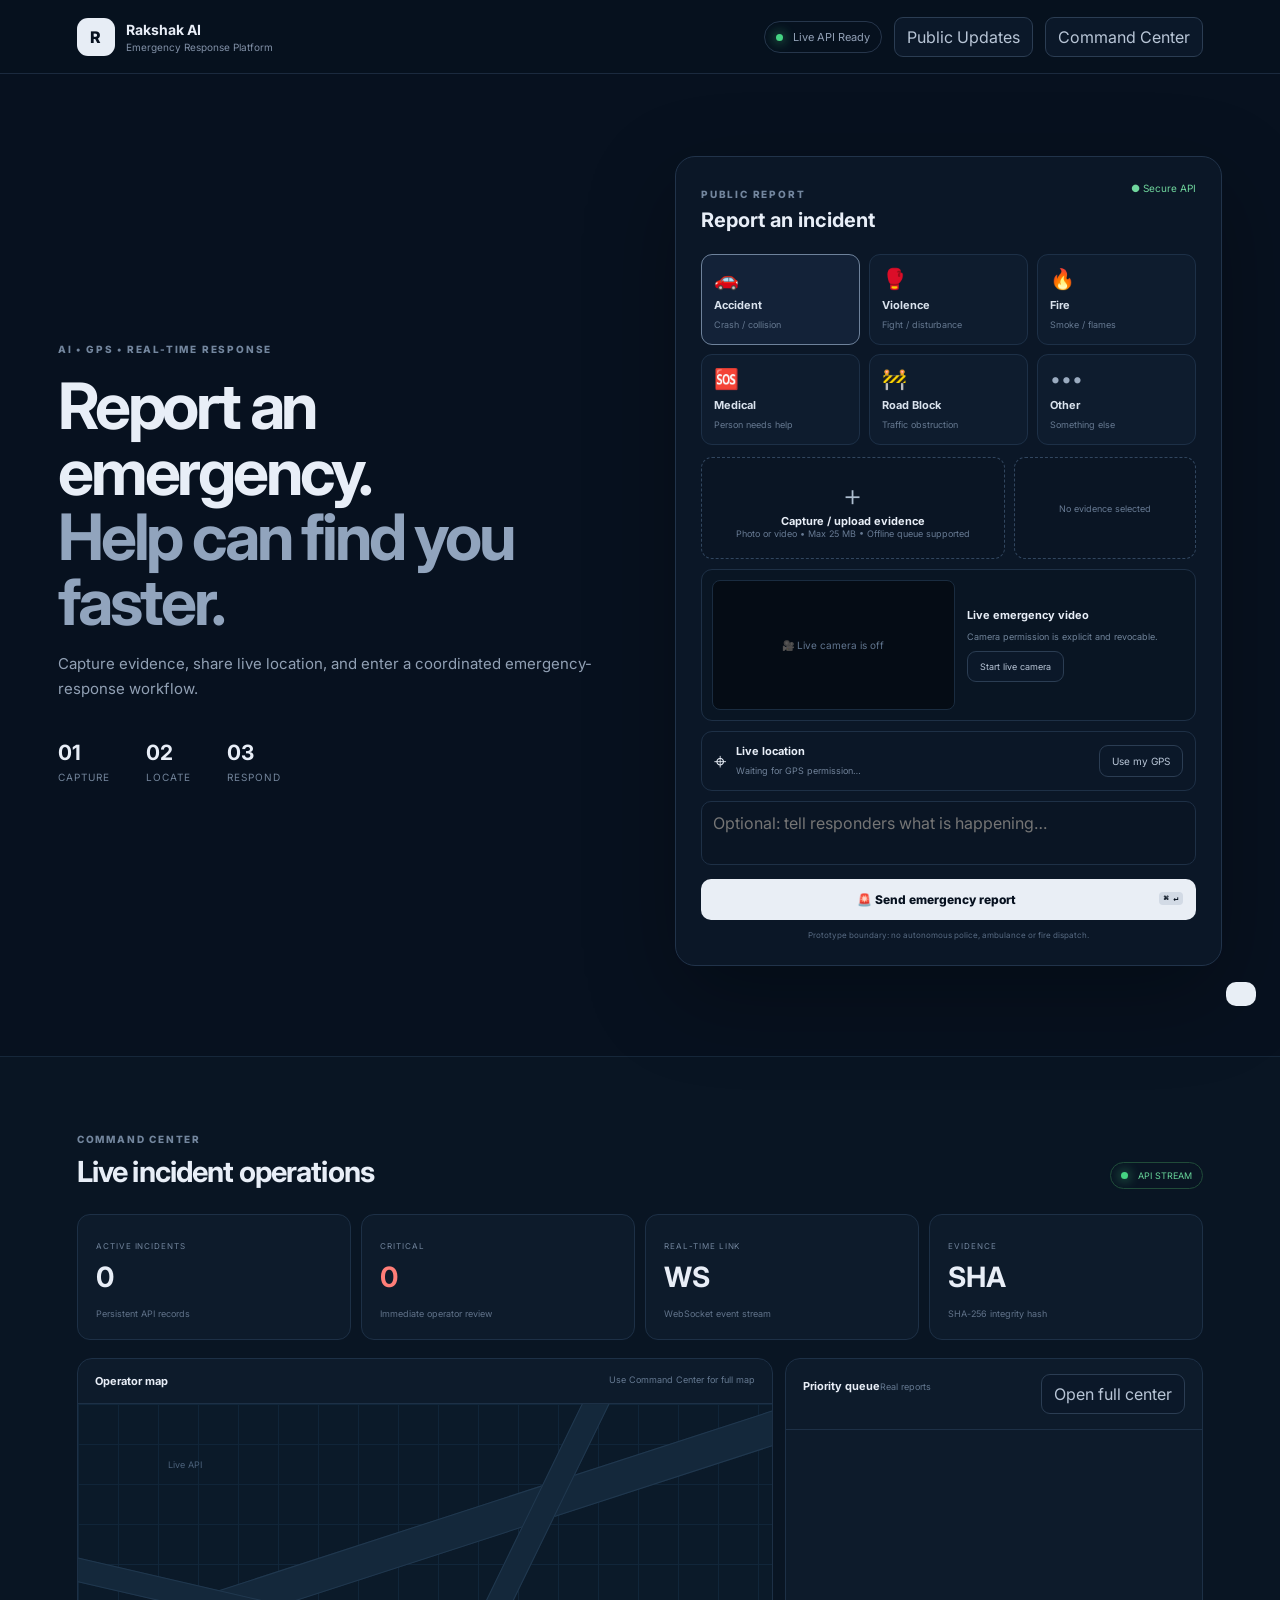
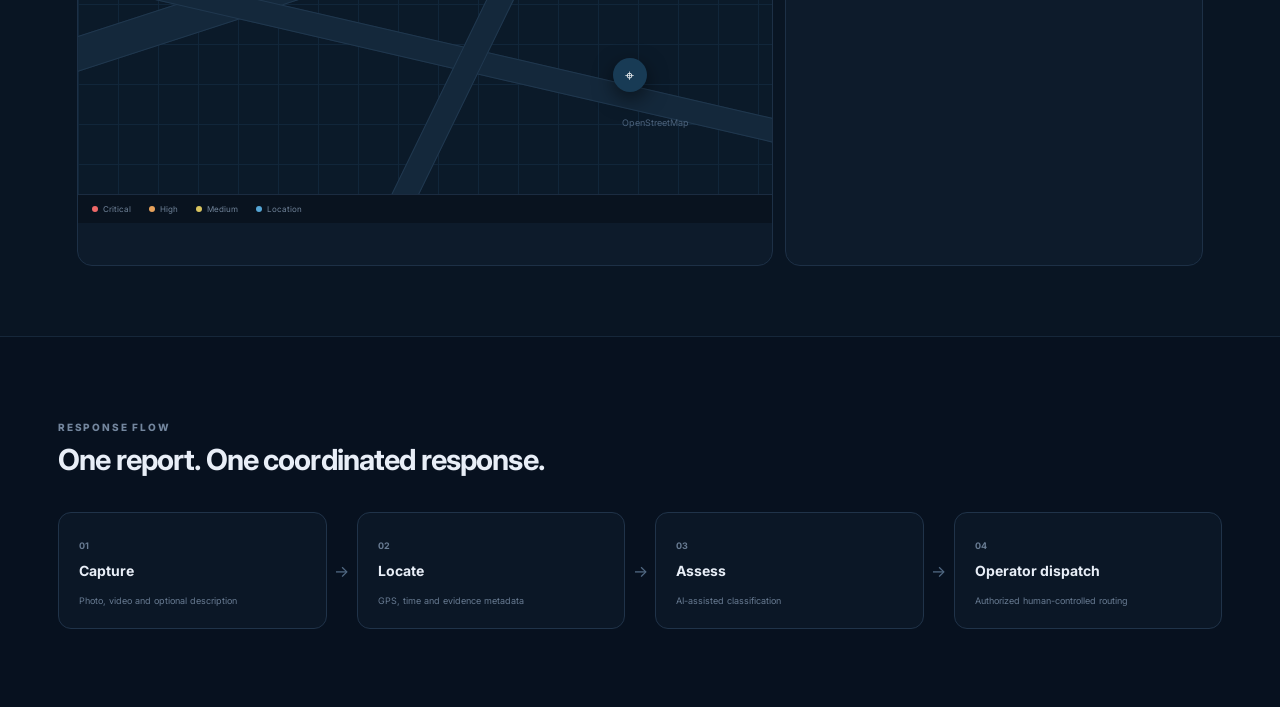
<file: index.html>
<!doctype html>
<html lang="en">
<head><meta charset="UTF-8"><meta name="viewport" content="width=device-width,initial-scale=1.0"><meta name="theme-color" content="#07111f"><title>Rakshak AI — Emergency Response</title><link rel="preconnect" href="https://fonts.googleapis.com"><link rel="preconnect" href="https://fonts.gstatic.com" crossorigin><link href="https://fonts.googleapis.com/css2?family=Inter:wght@400;500;600;700;800&display=swap" rel="stylesheet"><link rel="stylesheet" href="styles.css"></head>
<body><header class="topbar"><div class="brand"><span class="brand-mark">R</span><div><strong>Rakshak AI</strong><small>Emergency Response Platform</small></div></div><div class="top-actions"><span class="system-pill"><i></i> Live API Ready</span><a class="ghost-btn" href="public-dashboard.html">Public Updates</a><a class="ghost-btn" href="command-center.html">Command Center</a></div></header>
<main><section class="hero"><div class="hero-copy"><span class="eyebrow">AI • GPS • REAL-TIME RESPONSE</span><h1>Report an emergency.<br><em>Help can find you faster.</em></h1><p>Capture evidence, share live location, and enter a coordinated emergency-response workflow.</p><div class="hero-stats"><div><strong>01</strong><span>Capture</span></div><div><strong>02</strong><span>Locate</span></div><div><strong>03</strong><span>Respond</span></div></div></div>
<div class="report-card" id="reportCard"><div class="card-head"><div><span class="section-kicker">PUBLIC REPORT</span><h2>Report an incident</h2></div><span class="secure">● Secure API</span></div><div class="incident-grid" id="incidentTypes"><button class="incident active" data-type="Accident"><span>🚗</span><b>Accident</b><small>Crash / collision</small></button><button class="incident" data-type="Violence"><span>🥊</span><b>Violence</b><small>Fight / disturbance</small></button><button class="incident" data-type="Fire"><span>🔥</span><b>Fire</b><small>Smoke / flames</small></button><button class="incident" data-type="Medical Emergency"><span>🆘</span><b>Medical</b><small>Person needs help</small></button><button class="incident" data-type="Road Blockage"><span>🚧</span><b>Road Block</b><small>Traffic obstruction</small></button><button class="incident" data-type="Other"><span>•••</span><b>Other</b><small>Something else</small></button></div><div class="capture-row"><label class="capture-box" for="evidenceInput"><input id="evidenceInput" type="file" accept="image/*,video/*" capture="environment"><span class="capture-icon">＋</span><b>Capture / upload evidence</b><small>Photo or video • Max 25 MB • Offline queue supported</small></label><div class="preview" id="preview"><span>No evidence selected</span></div></div><div class="live-row"><div class="live-camera" id="liveCamera"><video id="cameraPreview" autoplay muted playsinline></video><div class="camera-placeholder" id="cameraPlaceholder">🎥 Live camera is off</div><span class="recording-dot" id="recordingDot">● LIVE</span></div><div class="live-copy"><b>Live emergency video</b><span>Camera permission is explicit and revocable.</span><button class="small-btn" id="cameraBtn">Start live camera</button><button class="small-btn stop" id="cameraStop" hidden>Stop camera</button></div></div><div class="location-row"><div class="location-icon">⌖</div><div class="location-copy"><b>Live location</b><span id="locationText">Waiting for GPS permission…</span></div><button class="small-btn" id="locateBtn">Use my GPS</button></div><textarea id="description" rows="2" placeholder="Optional: tell responders what is happening…"></textarea><button class="send-btn" id="sendBtn"><span>🚨</span> Send emergency report <kbd>⌘ ↵</kbd></button><p class="fineprint">Prototype boundary: no autonomous police, ambulance or fire dispatch.</p></div></section>
<section class="dashboard" id="dashboard"><div class="section-title"><div><span class="section-kicker">COMMAND CENTER</span><h2>Live incident operations</h2></div><span class="live-badge"><i></i> API STREAM</span></div><div class="metrics"><div class="metric"><span>ACTIVE INCIDENTS</span><strong id="activeCount">0</strong><small>Persistent API records</small></div><div class="metric danger"><span>CRITICAL</span><strong id="criticalCount">0</strong><small>Immediate operator review</small></div><div class="metric"><span>REAL-TIME LINK</span><strong>WS</strong><small>WebSocket event stream</small></div><div class="metric"><span>EVIDENCE</span><strong>SHA</strong><small>SHA-256 integrity hash</small></div></div><div class="ops-grid"><div class="map-card"><div class="map-toolbar"><b>Operator map</b><span>Use Command Center for full map</span></div><div class="fake-map" id="fakeMap"><div class="map-grid"></div><div class="road r1"></div><div class="road r2"></div><div class="road r3"></div><div class="map-label l1">Live API</div><div class="map-label l2">OpenStreetMap</div><button class="pin pin-blue p4">⌖</button></div><div class="map-legend"><span><i class="dot red"></i>Critical</span><span><i class="dot orange"></i>High</span><span><i class="dot yellow"></i>Medium</span><span><i class="dot blue"></i>Location</span></div></div><div class="incidents-card"><div class="list-head"><div><b>Priority queue</b><span>Real reports</span></div><a class="filter-btn" href="command-center.html">Open full center</a></div><div id="incidentList" class="incident-list"></div></div></div></section>
<section class="workflow"><span class="section-kicker">RESPONSE FLOW</span><h2>One report. One coordinated response.</h2><div class="flow"><div><b>01</b><strong>Capture</strong><span>Photo, video and optional description</span></div><i>→</i><div><b>02</b><strong>Locate</strong><span>GPS, time and evidence metadata</span></div><i>→</i><div><b>03</b><strong>Assess</strong><span>AI-assisted classification</span></div><i>→</i><div><b>04</b><strong>Operator dispatch</strong><span>Authorized human-controlled routing</span></div></div></section></main>
<div class="toast" id="toast"></div><dialog id="successDialog"><div class="success-icon">✓</div><h2>Report received</h2><p id="successText">Incident has entered the emergency workflow.</p><div class="success-meta" id="successMeta"></div><button class="send-btn" id="closeDialog">Back to safety</button></dialog><script src="app.js"></script></body></html>
</file>
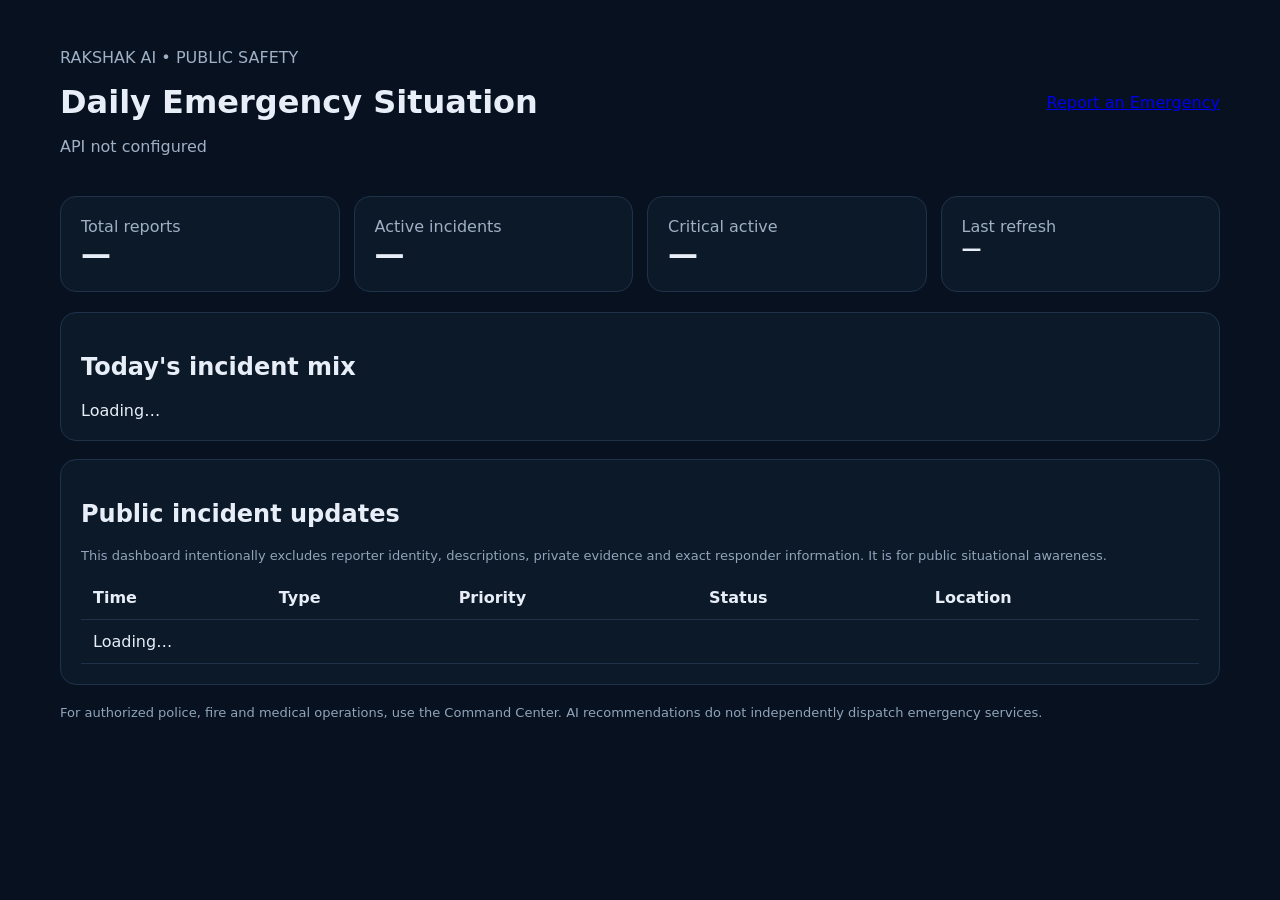
<file: public-dashboard.html>
<!doctype html>
<html lang="en"><head><meta charset="utf-8"><meta name="viewport" content="width=device-width,initial-scale=1"><meta name="theme-color" content="#07111f"><title>Rakshak AI — Public Safety Dashboard</title><link rel="stylesheet" href="styles.css"><link rel="manifest" href="manifest.webmanifest"><style>
.public{max-width:1200px;margin:auto;padding:32px 20px}.public-head{display:flex;justify-content:space-between;gap:20px;align-items:center;margin-bottom:24px}.public-head h1{margin:0}.public-head p{color:#9fb0c5}.public-grid{display:grid;grid-template-columns:repeat(4,1fr);gap:14px;margin:20px 0}.stat{background:#0c1929;border:1px solid #203249;border-radius:16px;padding:20px}.stat b{display:block;font-size:30px}.stat span{color:#9fb0c5}.panel{background:#0c1929;border:1px solid #203249;border-radius:16px;padding:20px;margin-top:18px}.table{width:100%;border-collapse:collapse}.table th,.table td{text-align:left;padding:12px;border-bottom:1px solid #203249}.pill{padding:4px 9px;border-radius:999px;background:#15263b;font-size:12px}.mapdot{font-weight:700}.note{font-size:13px;color:#91a4ba}.bar{height:10px;background:#16263a;border-radius:99px;overflow:hidden}.bar i{display:block;height:100%;background:#5b8cff}.offline{color:#ffcc66}@media(max-width:800px){.public-grid{grid-template-columns:repeat(2,1fr)}.public-head{display:block}.table{font-size:13px}}@media(max-width:480px){.public-grid{grid-template-columns:1fr}}
</style></head><body><main class="public"><header class="public-head"><div><p>RAKSHAK AI • PUBLIC SAFETY</p><h1>Daily Emergency Situation</h1><p id="date">Loading…</p></div><a class="btn" href="index.html">Report an Emergency</a></header><section class="public-grid"><div class="stat"><span>Total reports</span><b id="all">—</b></div><div class="stat"><span>Active incidents</span><b id="active">—</b></div><div class="stat"><span>Critical active</span><b id="critical">—</b></div><div class="stat"><span>Last refresh</span><b id="refresh" style="font-size:20px">—</b></div></section><section class="panel"><h2>Today's incident mix</h2><div id="types">Loading…</div></section><section class="panel"><h2>Public incident updates</h2><p class="note">This dashboard intentionally excludes reporter identity, descriptions, private evidence and exact responder information. It is for public situational awareness.</p><div style="overflow:auto"><table class="table"><thead><tr><th>Time</th><th>Type</th><th>Priority</th><th>Status</th><th>Location</th></tr></thead><tbody id="rows"><tr><td colspan="5">Loading…</td></tr></tbody></table></div></section><p class="note" style="margin-top:20px">For authorized police, fire and medical operations, use the Command Center. AI recommendations do not independently dispatch emergency services.</p></main><script>
const API=(window.RAKSHAK_API||localStorage.getItem('rakshak_api')||((location.hostname==='localhost'||location.hostname==='127.0.0.1')?'http://localhost:8000':'')).replace(/\/$/,'');
const esc=s=>String(s??'').replace(/[&<>"']/g,c=>({'&':'&amp;','<':'&lt;','>':'&gt;','"':'&quot;',"'":'&#39;'}[c]));
async function load(){if(!API){document.getElementById('date').textContent='API not configured';return}try{const r=await fetch(API+'/api/public/summary');if(!r.ok)throw Error();const d=await r.json();document.getElementById('date').textContent='Situation report for '+new Date(d.date+'T00:00:00').toLocaleDateString(undefined,{weekday:'long',year:'numeric',month:'long',day:'numeric'});document.getElementById('all').textContent=d.totals.all;document.getElementById('active').textContent=d.totals.active;document.getElementById('critical').textContent=d.totals.critical_active;document.getElementById('refresh').textContent=new Date().toLocaleTimeString();const max=Math.max(1,...d.by_type.map(x=>x.count));document.getElementById('types').innerHTML=d.by_type.length?d.by_type.map(x=>`<div style="margin:12px 0"><div style="display:flex;justify-content:space-between"><span>${esc(x.type)}</span><b>${x.count}</b></div><div class="bar"><i style="width:${Math.round(x.count/max*100)}%"></i></div></div>`).join(''):'No reports today';document.getElementById('rows').innerHTML=d.incidents.length?d.incidents.map(x=>`<tr><td>${new Date(x.created_at).toLocaleTimeString()}</td><td>${esc(x.type)}</td><td><span class="pill">${esc(x.priority)}</span></td><td>${esc(x.status)}</td><td>${x.latitude&&x.longitude?`${Number(x.latitude).toFixed(4)}, ${Number(x.longitude).toFixed(4)}`:'Location unavailable'}</td></tr>`).join(''):'<tr><td colspan="5">No public incidents reported today.</td></tr>'}catch(e){document.getElementById('date').innerHTML='<span class="offline">Live API unavailable</span>';document.getElementById('rows').innerHTML='<tr><td colspan="5">Unable to load live situation data.</td></tr>'}}
load();setInterval(load,30000);
</script></body></html>
</file>
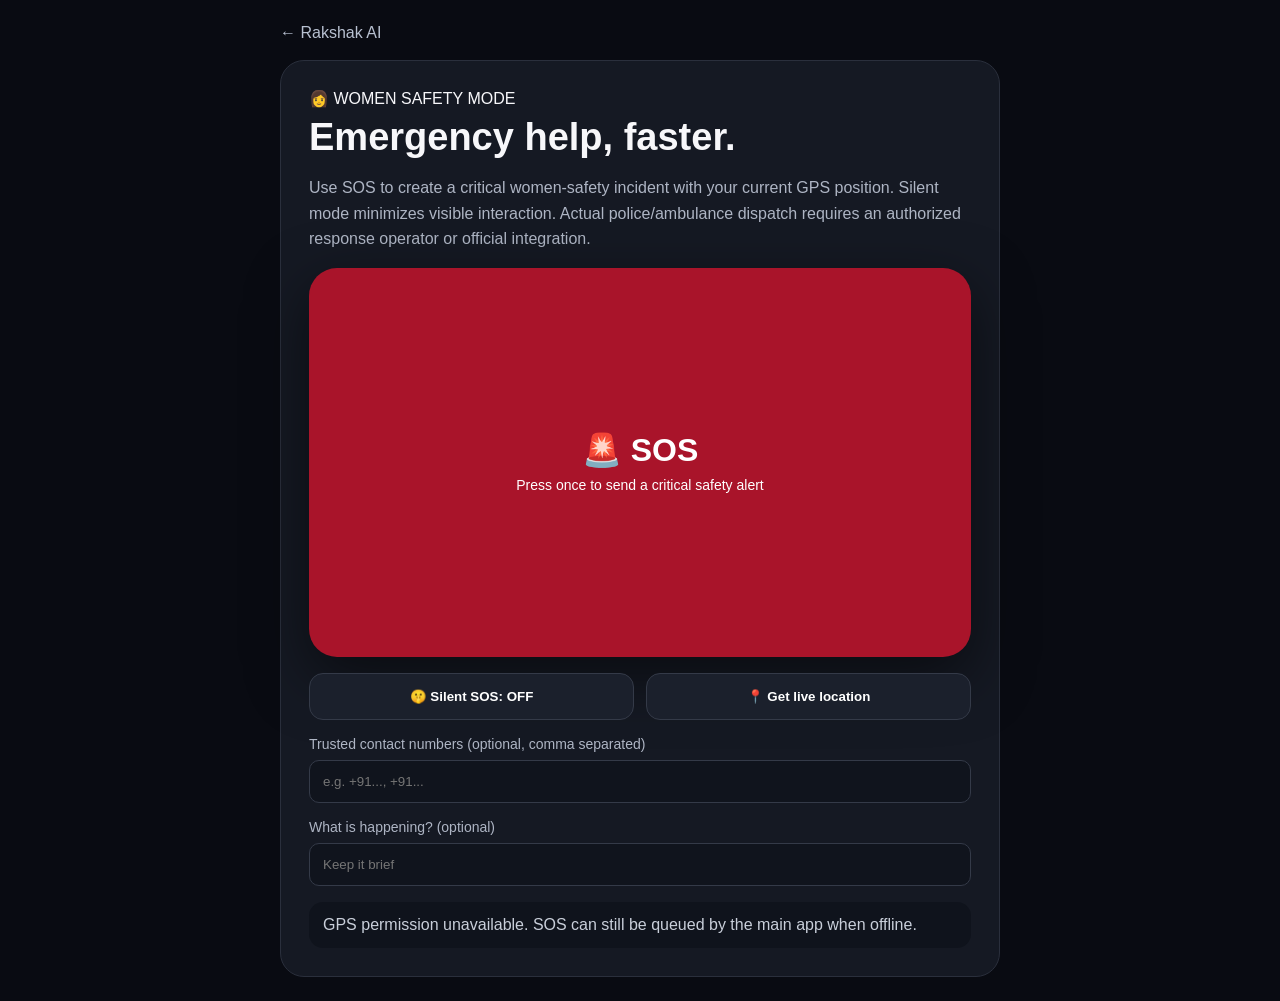
<file: women-safety.html>
<!doctype html><html lang="en"><head><meta charset="utf-8"><meta name="viewport" content="width=device-width,initial-scale=1"><meta name="theme-color" content="#12080b"><title>Rakshak AI — Women Safety</title><style>body{margin:0;background:#090b12;color:#f7f7fa;font-family:Inter,Arial,sans-serif;min-height:100vh}main{max-width:720px;margin:auto;padding:24px}.card{background:#151923;border:1px solid #2a2f3c;border-radius:24px;padding:28px;margin-top:18px}h1{font-size:38px;margin:8px 0}p{color:#aeb5c4;line-height:1.6}.sos{width:100%;aspect-ratio:1.7;border:0;border-radius:28px;background:#a9142a;color:white;font-size:32px;font-weight:800;cursor:pointer;box-shadow:0 20px 60px #0008}.sos small{display:block;font-size:14px;font-weight:500;margin-top:8px}.row{display:grid;grid-template-columns:1fr 1fr;gap:12px;margin-top:16px}.btn{border:1px solid #343a48;background:#1b202c;color:#fff;padding:15px;border-radius:14px;font-weight:700;cursor:pointer}.status{padding:14px;border-radius:14px;background:#0f131c;margin-top:16px;color:#c9cfda;white-space:pre-wrap}.warning{display:none;padding:16px;border-radius:14px;background:#6d1520;border:1px solid #b73546;margin-bottom:14px;font-weight:700}.back{color:#b8c1d1;text-decoration:none}label{display:block;margin-top:16px;color:#aeb5c4;font-size:14px}input{width:100%;box-sizing:border-box;margin-top:8px;padding:13px;border-radius:10px;border:1px solid #343a48;background:#10141d;color:white}@media(max-width:520px){main{padding:16px}.card{padding:20px}h1{font-size:30px}.row{grid-template-columns:1fr}}</style></head><body><main><a class="back" href="index.html">← Rakshak AI</a><div class="card"><div id="warning" class="warning"></div><span>👩 WOMEN SAFETY MODE</span><h1>Emergency help, faster.</h1><p>Use SOS to create a critical women-safety incident with your current GPS position. Silent mode minimizes visible interaction. Actual police/ambulance dispatch requires an authorized response operator or official integration.</p><button class="sos" id="sos">🚨 SOS<small>Press once to send a critical safety alert</small></button><div class="row"><button class="btn" id="silent">🤫 Silent SOS: OFF</button><button class="btn" id="locate">📍 Get live location</button></div><label>Trusted contact numbers (optional, comma separated)<input id="contacts" placeholder="e.g. +91..., +91..."></label><label>What is happening? (optional)<input id="desc" placeholder="Keep it brief"></label><div class="status" id="status">Ready. GPS permission can be requested when needed.</div></div></main><script>const API=(window.RAKSHAK_API||localStorage.getItem('rakshak_api')||((location.hostname==='localhost'||location.hostname==='127.0.0.1')?'http://localhost:8000':'')).replace(/\/$/,'');let lat=null,lon=null,acc=null,silent=false;const $=id=>document.getElementById(id);function setStatus(t){$('status').textContent=t}function gps(){if(!navigator.geolocation){setStatus('GPS is not supported on this device.');return}setStatus('Requesting precise GPS…');navigator.geolocation.getCurrentPosition(p=>{lat=p.coords.latitude;lon=p.coords.longitude;acc=p.coords.accuracy;setStatus(`GPS ready: ${lat.toFixed(6)}, ${lon.toFixed(6)} ±${Math.round(acc)}m`);},()=>setStatus('GPS permission unavailable. SOS can still be queued by the main app when offline.'),{enableHighAccuracy:true,timeout:10000,maximumAge:0})}async function warnings(){if(!API||lat===null)return;try{const r=await fetch(`${API}/api/warnings/active?lat=${lat}&lon=${lon}`);if(!r.ok)return;const w=await r.json();if(w.length){const x=w[0];$('warning').style.display='block';$('warning').textContent=`⚠️ ${x.severity} ALERT — ${x.event_type}: ${x.message}`}}catch(e){}}$('silent').onclick=()=>{silent=!silent;$('silent').textContent=`🤫 Silent SOS: ${silent?'ON':'OFF'}`};$('locate').onclick=()=>{gps();setTimeout(warnings,11000)};$('sos').onclick=async()=>{if(!API){setStatus('No API configured. Use the main Rakshak app for offline queue mode.');return}if(lat===null)gps();setStatus('Sending SOS…');const contacts=$('contacts').value.split(',').map(x=>x.trim()).filter(Boolean);try{const r=await fetch(`${API}/api/women-safety/sos`,{method:'POST',headers:{'Content-Type':'application/json'},body:JSON.stringify({latitude:lat,longitude:lon,accuracy:acc,silent,trusted_contacts:contacts,description:$('desc').value.trim()||'Women safety SOS'})});if(!r.ok)throw Error();const d=await r.json();setStatus(`SOS CREATED\nIncident: ${d.incident.id}\nPriority: CRITICAL\nStatus: ${d.incident.status}\nLocation: ${lat!==null?`${lat.toFixed(6)}, ${lon.toFixed(6)}`:'not available'}\nDispatch: ${d.dispatch}`);warnings()}catch(e){setStatus('SOS could not reach the API. Use the main app offline mode; the browser will preserve an offline emergency queue when its API is unavailable.')}};gps();</script></body></html>
</file>
<file: styles.css>
*{box-sizing:border-box}html{scroll-behavior:smooth}body{margin:0;background:#07111f;color:#e8eef7;font-family:Inter,system-ui,-apple-system,BlinkMacSystemFont,"Segoe UI",sans-serif}button,input,textarea{font:inherit}button{cursor:pointer}.topbar{height:74px;padding:0 6vw;border-bottom:1px solid #1b2a3e;display:flex;align-items:center;justify-content:space-between;background:rgba(7,17,31,.94);position:sticky;top:0;z-index:10;backdrop-filter:blur(16px)}.brand{display:flex;gap:11px;align-items:center}.brand-mark{width:38px;height:38px;border-radius:11px;display:grid;place-items:center;font-weight:800;background:#e7edf5;color:#07111f}.brand strong{display:block;font-size:14px}.brand small{display:block;color:#8090a6;font-size:10px;margin-top:3px}.top-actions{display:flex;gap:12px;align-items:center}.system-pill{font-size:11px;color:#91a0b5;border:1px solid #26364b;border-radius:999px;padding:8px 11px}.system-pill i,.live-badge i{display:inline-block;width:7px;height:7px;background:#45d483;border-radius:50%;margin-right:7px;box-shadow:0 0 12px #45d483}.ghost-btn,.small-btn,.filter-btn{border:1px solid #2b3d53;background:#0b1829;color:#b8c5d6;border-radius:9px;padding:9px 12px;text-decoration:none}.hero{max-width:1220px;margin:0 auto;padding:82px 28px 90px;display:grid;grid-template-columns:1fr 1fr;gap:70px;align-items:center}.eyebrow,.section-kicker{font-size:10px;letter-spacing:.18em;color:#73869e;font-weight:800}.hero h1{font-size:clamp(42px,5vw,70px);line-height:1.02;letter-spacing:-.05em;margin:16px 0}.hero h1 em{font-style:normal;color:#91a4bd}.hero-copy>p{color:#91a0b4;max-width:540px;line-height:1.7;font-size:15px}.hero-stats{display:flex;gap:36px;margin-top:38px}.hero-stats strong{font-size:21px;display:block}.hero-stats span{font-size:10px;color:#72849a;text-transform:uppercase;letter-spacing:.1em}.report-card{background:#0b1727;border:1px solid #21334a;border-radius:20px;padding:25px;box-shadow:0 30px 90px rgba(0,0,0,.3)}.card-head{display:flex;justify-content:space-between;align-items:start;margin-bottom:22px}.card-head h2{margin:6px 0 0;font-size:20px}.secure{font-size:10px;color:#70d69d}.incident-grid{display:grid;grid-template-columns:repeat(3,1fr);gap:9px}.incident{background:#0e1c2e;border:1px solid #1d3047;border-radius:11px;text-align:left;padding:12px;color:#9aabc0;transition:.2s}.incident span{font-size:20px;display:block;margin-bottom:7px}.incident b{font-size:11px;color:#d9e2ed;display:block}.incident small{font-size:9px;color:#667991}.incident.active{border-color:#6e829b;background:#132238}.capture-row{display:grid;grid-template-columns:1.25fr .75fr;gap:9px;margin-top:12px}.capture-box,.preview{min-height:102px;border:1px dashed #31465f;border-radius:11px;background:#0a1524;display:flex;flex-direction:column;justify-content:center;align-items:center;text-align:center}.capture-box{cursor:pointer}.capture-box input{display:none}.capture-icon{font-size:27px;color:#aebed0}.capture-box b{font-size:11px}.capture-box small,.preview{font-size:9px;color:#687b94}.preview{overflow:hidden;padding:8px}.preview img,.preview video{width:100%;height:100%;object-fit:cover;border-radius:7px}.live-row{margin-top:10px;border:1px solid #1e3046;border-radius:11px;padding:10px;display:grid;grid-template-columns:1fr .9fr;gap:12px;background:#091523}.live-camera{height:130px;border-radius:8px;overflow:hidden;position:relative;background:#050c15;border:1px solid #1a2c40}.live-camera video{width:100%;height:100%;object-fit:cover}.camera-placeholder{position:absolute;inset:0;display:grid;place-items:center;color:#61758e;font-size:10px}.recording-dot{display:none;position:absolute;left:8px;top:8px;background:#681f25;color:#ff9b98;padding:5px 7px;border-radius:6px;font-size:8px}.live-copy{display:flex;flex-direction:column;justify-content:center;align-items:flex-start;gap:8px}.live-copy b{font-size:11px}.live-copy span{font-size:9px;color:#71849a;line-height:1.5}.live-copy .small-btn{font-size:9px}.live-copy .stop{color:#ff9898}.location-row{margin-top:10px;padding:12px;border:1px solid #1e3046;border-radius:11px;display:flex;align-items:center;gap:10px}.location-icon{font-size:22px}.location-copy{flex:1}.location-copy b{font-size:11px;display:block}.location-copy span{font-size:9px;color:#71839a}.small-btn{font-size:10px}.report-card textarea{width:100%;margin-top:10px;resize:none;background:#0a1524;border:1px solid #1e3046;border-radius:10px;padding:11px;color:#e6edf5;outline:none}.send-btn{width:100%;margin-top:10px;padding:13px;border:0;border-radius:10px;background:#e9eef5;color:#07111f;font-weight:800;font-size:12px}.send-btn:hover{filter:brightness(1.08)}kbd{float:right;background:#d2dae5;padding:2px 5px;border-radius:4px;font-size:8px}.fineprint{text-align:center;color:#586b83;font-size:8px;margin:10px 0 0}.dashboard{background:#091523;border-top:1px solid #16273a;border-bottom:1px solid #16273a;padding:70px max(28px,6vw)}.section-title{max-width:1220px;margin:auto;display:flex;justify-content:space-between;align-items:end}.section-title h2,.workflow h2{font-size:29px;letter-spacing:-.03em;margin:7px 0 0}.live-badge{font-size:9px;color:#68d69b;border:1px solid #204b39;padding:7px 10px;border-radius:999px}.metrics{max-width:1220px;margin:25px auto 18px;display:grid;grid-template-columns:repeat(4,1fr);gap:10px}.metric{background:#0d1b2b;border:1px solid #1d3046;border-radius:13px;padding:18px}.metric span{font-size:8px;color:#71849c;letter-spacing:.12em}.metric strong{display:block;font-size:28px;margin:7px 0}.metric small{font-size:9px;color:#61738a}.metric.danger strong{color:#ff7e78}.ops-grid{max-width:1220px;margin:auto;display:grid;grid-template-columns:1.25fr .75fr;gap:12px}.map-card,.incidents-card{background:#0d1b2b;border:1px solid #1d3046;border-radius:15px;overflow:hidden}.map-toolbar,.list-head{padding:15px 17px;display:flex;justify-content:space-between;border-bottom:1px solid #1d3046}.map-toolbar b,.list-head b{font-size:11px}.map-toolbar span,.list-head span{font-size:9px;color:#657991}.fake-map{height:390px;position:relative;overflow:hidden;background:#0b1a29}.map-grid{position:absolute;inset:0;background-image:linear-gradient(#173048 1px,transparent 1px),linear-gradient(90deg,#173048 1px,transparent 1px);background-size:40px 40px;opacity:.55}.road{position:absolute;background:#14283b;border:1px solid #20384f;transform:rotate(-18deg)}.r1{width:130%;height:34px;top:28%;left:-10%}.r2{width:120%;height:24px;top:62%;left:-5%;transform:rotate(13deg)}.r3{width:25px;height:120%;left:59%;top:-10%;transform:rotate(26deg)}.map-label{position:absolute;color:#4c627b;font-size:9px}.l1{top:14%;left:13%}.l2{bottom:17%;right:12%}.pin{position:absolute;border:0;border-radius:50%;width:34px;height:34px;background:#11243a;color:white;box-shadow:0 7px 20px #0008}.pin span{position:absolute;background:#ef6969;border-radius:50%;font-size:8px;padding:3px 5px;right:-5px;top:-5px}.pin-red{background:#57272b}.pin-orange{background:#573b27}.pin-yellow{background:#554928}.pin-blue{background:#183b55}.p1{left:28%;top:39%}.p2{left:69%;top:22%}.p3{left:46%;top:73%}.p4{left:77%;top:65%}.p5{left:16%;top:68%}.map-legend{padding:12px 16px;display:flex;gap:20px;color:#71849b;font-size:9px}.dot{display:inline-block;width:7px;height:7px;border-radius:50%;margin-right:5px}.red{background:#ee6868}.orange{background:#e7a25c}.yellow{background:#d9c45f}.blue{background:#55a5d5}.incident-list{max-height:435px;overflow:auto}.queue-item{padding:14px 16px;border-bottom:1px solid #17293c;display:grid;grid-template-columns:10px 1fr auto;gap:10px}.queue-item .qdot{width:7px;height:7px;border-radius:50%;margin-top:4px}.q-main b{font-size:11px;display:block}.q-main span{font-size:9px;color:#71849b}.q-meta{text-align:right;font-size:8px;color:#72859d}.q-meta strong{display:block;color:#a8b8ca;margin-bottom:4px}.workflow{max-width:1220px;margin:auto;padding:78px 28px}.workflow h2{margin-bottom:35px}.flow{display:grid;grid-template-columns:1fr 30px 1fr 30px 1fr 30px 1fr;align-items:center}.flow>div{border:1px solid #203349;background:#0b1726;border-radius:13px;padding:20px}.flow b{font-size:9px;color:#687b92}.flow strong{display:block;font-size:14px;margin:9px 0}.flow span{font-size:9px;line-height:1.5;color:#687b92}.flow>i{font-style:normal;text-align:center;color:#526a84}.toast{position:fixed;right:24px;bottom:24px;background:#e8eef5;color:#07111f;padding:12px 15px;border-radius:10px;font-size:11px;font-weight:700;transform:translateY(130px);transition:.3s;z-index:20}.toast.show{transform:none}dialog{border:1px solid #30445c;border-radius:18px;background:#0c1929;color:#e8eef5;padding:32px;max-width:390px;text-align:center;box-shadow:0 30px 100px #000b}dialog::backdrop{background:#0009}.success-icon{margin:auto;width:54px;height:54px;border-radius:50%;display:grid;place-items:center;background:#204d3b;color:#6be09e;font-size:27px}dialog h2{margin-bottom:8px}dialog p{font-size:11px;color:#8b9cb1;line-height:1.6}.success-meta{font-size:10px;text-align:left;background:#091523;border:1px solid #1d3046;border-radius:10px;padding:12px;margin:14px 0}.success-meta b{color:#d9e4ef}.success-meta span{color:#75889f}dialog .send-btn{margin-top:0}
/* Professional Emergency Operations Center */
.ops-body{background:#060d17;min-height:100vh;color:#e8eef7}.ops-topbar{height:68px;background:#09121f;border-bottom:1px solid #203047;display:flex;align-items:center;justify-content:space-between;padding:0 28px;position:sticky;top:0;z-index:1000}.ops-brand{display:flex;align-items:center;gap:12px}.ops-logo{width:34px;height:34px;border-radius:8px;display:grid;place-items:center;background:#e8eef7;color:#07111f;font-weight:900;font-size:18px}.ops-brand strong{font-size:13px;letter-spacing:.08em;display:block}.ops-brand small{font-size:8px;color:#71839a;letter-spacing:.14em;display:block;margin-top:3px}.ops-status{display:flex;align-items:center;gap:10px}.ops-status>a{font-size:10px;color:#9eafc3;border:1px solid #26384e;border-radius:6px;padding:8px 11px;text-decoration:none}.status-live{font-size:9px;color:#7f91a7;border:1px solid #26384e;border-radius:6px;padding:8px 10px}.status-live i,.ops-health i{display:inline-block;width:6px;height:6px;border-radius:50%;background:#d2a84c;margin-right:6px}.status-live.online i,.ops-health i{background:#48ca86}.status-chip{font-size:10px;font-variant-numeric:tabular-nums;color:#a8b7c8;background:#0d1928;border:1px solid #24364c;padding:8px 10px;border-radius:6px}.ops-shell{max-width:1540px;margin:auto;padding:25px 28px 45px}.ops-overview{display:flex;justify-content:space-between;align-items:end;margin-bottom:18px}.ops-overview h1{font-size:27px;letter-spacing:-.035em;margin:7px 0 5px}.ops-overview p{font-size:11px;color:#71849b;margin:0}.ops-health{display:flex;gap:14px;color:#7c8ea4;font-size:8px;letter-spacing:.08em}.ops-kpis{display:grid;grid-template-columns:repeat(5,1fr);gap:8px;margin-bottom:10px}.ops-kpis>div{background:#0b1624;border:1px solid #1e3045;border-radius:7px;padding:13px 14px;min-height:84px}.ops-kpis small{display:block;font-size:8px;color:#687b92;letter-spacing:.1em}.ops-kpis strong{display:block;font-size:25px;margin:6px 0 2px;letter-spacing:-.03em}.ops-kpis em{font-style:normal;color:#51647b;font-size:8px}.ops-kpis>div:nth-child(2) strong{color:#f07c76}.ops-main-grid{display:grid;grid-template-columns:minmax(0,1fr) 390px;gap:10px}.ops-map-panel,.ops-queue,.ops-detail,.ops-feed,.ops-principles{background:#0a1522;border:1px solid #1e3045;border-radius:8px;overflow:hidden}.panel-head{min-height:54px;padding:11px 14px;display:flex;align-items:center;justify-content:space-between;border-bottom:1px solid #1b2c41}.panel-head b{font-size:9px;letter-spacing:.1em;display:block}.panel-head span{font-size:8px;color:#5f738b;display:block;margin-top:4px}.map-controls{display:flex;gap:5px}.map-controls button,.queue-filter button,#refreshBtn{font-size:8px;color:#8395aa;background:#0c1928;border:1px solid #26394f;border-radius:5px;padding:7px 8px}.map-controls button:hover,.queue-filter button.active,#refreshBtn:hover{border-color:#536b86;color:#d7e1eb}.operatorMap{height:575px;background:#0b1623}.map-legend{padding:9px 14px;background:#09131f;border-top:1px solid #1b2c41;display:flex;gap:18px;color:#71849a;font-size:8px}.map-legend .dot{width:6px;height:6px}.queue-filter{display:flex;gap:4px;padding:8px;border-bottom:1px solid #1b2c41}.queue-filter button{flex:1}.incident-list{height:512px;overflow:auto}.ops-incident{width:100%;border:0;border-bottom:1px solid #17283b;background:transparent;color:#dbe5ef;padding:12px 11px;display:grid;grid-template-columns:9px 1fr auto;gap:9px;text-align:left}.ops-incident:hover{background:#0d1b2b}.ops-incident.selected{background:#132337;box-shadow:inset 2px 0 #91a5bc}.ops-incident .severity{width:6px;height:6px;border-radius:50%;margin-top:5px}.ops-incident span b{font-size:10px;display:block;font-weight:700}.ops-incident span small{font-size:8px;color:#61758d;display:block;margin-top:3px}.ops-incident span em{font-style:normal;font-size:8px;color:#52667d;display:block;margin-top:5px}.ops-incident>strong{font-size:7px;letter-spacing:.08em;color:#8497ab}.severity.red,.incident-pin.red{background:#e66f6b}.severity.orange,.incident-pin.orange{background:#d69a55}.severity.yellow,.incident-pin.yellow{background:#c8b455}.queue-empty{padding:30px 15px;text-align:center;color:#5d7188;font-size:9px}.ops-detail{margin-top:10px}.detail-empty{min-height:150px;display:flex;flex-direction:column;align-items:center;justify-content:center;text-align:center;gap:7px}.detail-empty span{font-size:8px;letter-spacing:.18em;color:#667a92}.detail-empty b{font-size:13px}.detail-empty small{font-size:9px;color:#52667e}.incident-detail{display:grid;grid-template-columns:minmax(0,1fr) 290px;gap:28px;padding:22px}.detail-title{display:flex;gap:6px;margin-bottom:12px}.severity-label,.detail-status{font-size:7px;letter-spacing:.1em;padding:5px 7px;border-radius:4px;border:1px solid #30445b}.severity-label.red{color:#ffaaa4;border-color:#6b3839;background:#2a171b}.severity-label.orange{color:#eac18e;border-color:#674b2d;background:#251d13}.severity-label.yellow{color:#dcd293;border-color:#5b5531;background:#242313}.detail-status{color:#91a3b8}.incident-detail h2{font-size:22px;margin:6px 0}.incident-detail p{font-size:10px;color:#7d90a7;line-height:1.7;max-width:780px}.detail-meta{display:flex;gap:28px;flex-wrap:wrap;margin-top:18px}.detail-meta small{display:block;font-size:7px;color:#566b82;letter-spacing:.08em}.detail-meta b{font-size:9px;color:#c2cedb;display:block;margin-top:4px}.operator-actions{border-left:1px solid #1c2e43;padding-left:20px;display:flex;flex-direction:column;gap:7px}.operator-actions>small{font-size:8px;letter-spacing:.12em;color:#64788f;margin-bottom:3px}.operator-actions button,.operator-actions a{border:1px solid #2b3f56;background:#0c1928;color:#b9c8d8;border-radius:5px;padding:9px;text-align:center;text-decoration:none;font-size:8px;letter-spacing:.04em}.operator-actions button:hover,.operator-actions a:hover{border-color:#657b94;color:#eef3f8}.operator-actions .resolve{color:#9bd7b6}.operator-actions .no-evidence{font-size:8px;color:#566b82;text-align:center;padding:5px}.ops-footer-grid{display:grid;grid-template-columns:1.3fr .7fr;gap:10px;margin-top:10px}.activity{display:grid;grid-template-columns:9px 1fr auto;gap:9px;align-items:center;padding:10px 14px;border-bottom:1px solid #16273a}.activity i{width:5px;height:5px;border-radius:50%;background:#5a8fb1}.activity span{font-size:8px;color:#8496aa}.activity time{font-size:7px;color:#4f637a}.policy{padding:11px 14px;border-bottom:1px solid #16273a}.policy strong{display:block;font-size:8px;letter-spacing:.08em}.policy span{display:block;color:#61758c;font-size:8px;line-height:1.5;margin-top:4px}.leaflet-container{background:#09131f}.leaflet-popup-content-wrapper,.leaflet-popup-tip{background:#0d1b2b;color:#e8eef7;border:1px solid #293d54}.leaflet-popup-content{font-size:10px}.leaflet-control-zoom a{background:#0d1b2b!important;color:#dbe5ef!important;border-color:#26384e!important}.toast{z-index:2000}
@media(max-width:1050px){.ops-main-grid{grid-template-columns:1fr 330px}.ops-kpis{grid-template-columns:repeat(3,1fr)}.ops-footer-grid{grid-template-columns:1fr}.operatorMap{height:500px}}
@media(max-width:780px){.ops-topbar{padding:0 14px}.ops-status .status-chip,.ops-status>a{display:none}.ops-shell{padding:20px 12px}.ops-overview{display:block}.ops-health{margin-top:14px;gap:10px}.ops-kpis{grid-template-columns:repeat(2,1fr)}.ops-main-grid{grid-template-columns:1fr}.incident-list{height:360px}.operatorMap{height:430px}.incident-detail{grid-template-columns:1fr}.operator-actions{border-left:0;border-top:1px solid #1c2e43;padding:15px 0 0}.ops-brand small{display:none}}
@media(max-width:450px){.ops-kpis{grid-template-columns:1fr}.ops-health{display:none}.ops-overview h1{font-size:22px}.map-controls{display:none}.operatorMap{height:360px}.detail-meta{gap:14px}}
</file>
